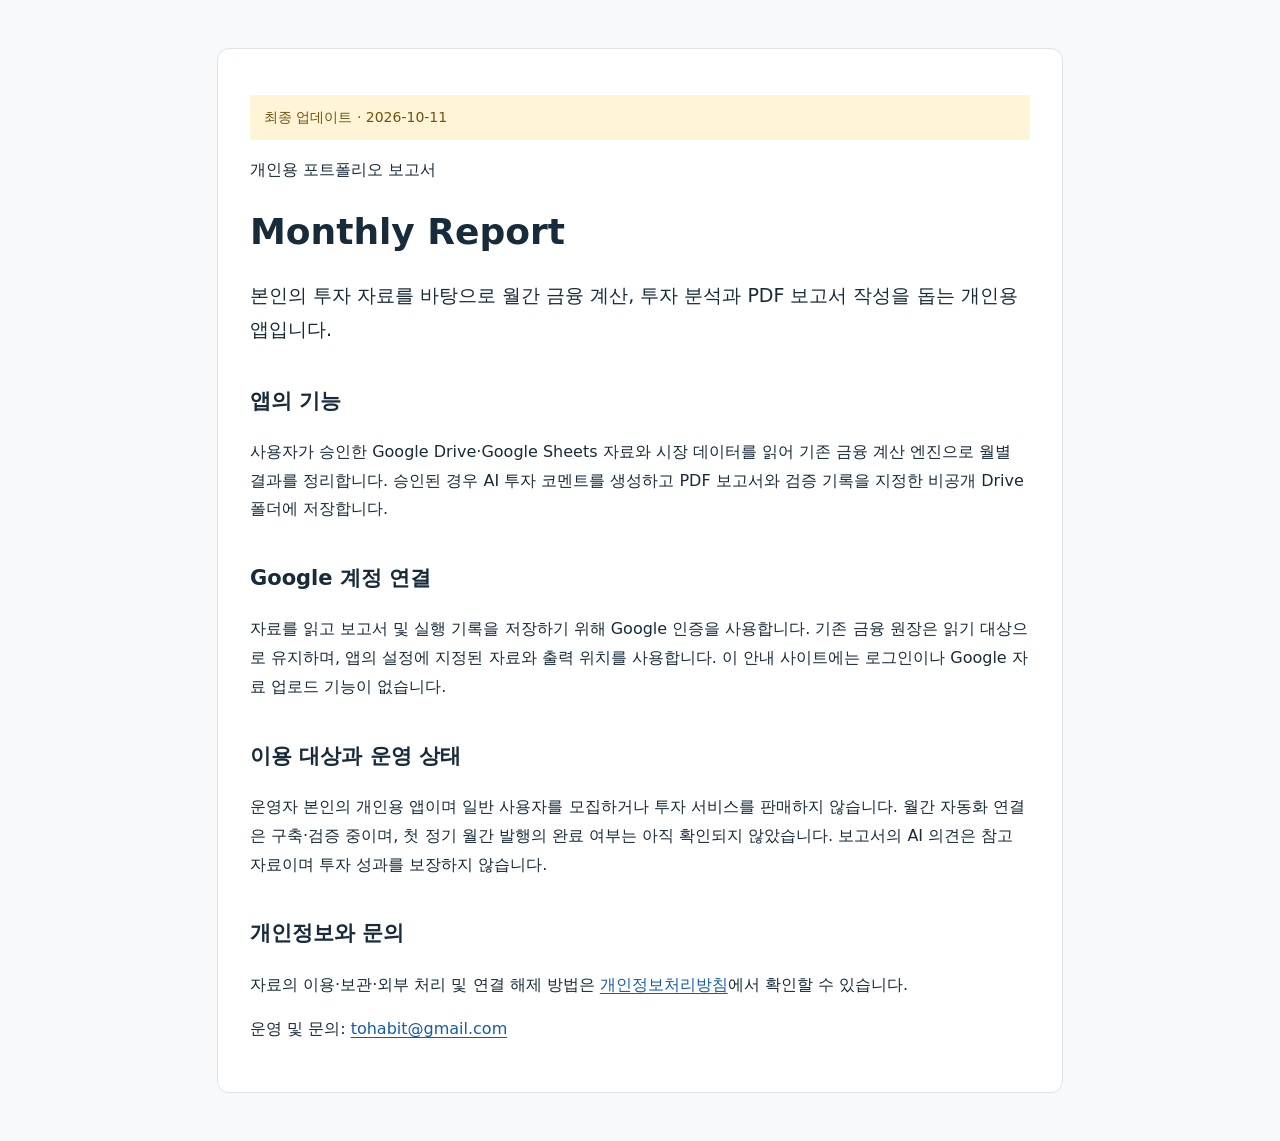
<file: index.html>
<!doctype html>
<html lang="ko"><head><meta charset="utf-8"><meta name="viewport" content="width=device-width,initial-scale=1"><meta name="robots" content="noindex"><title>Monthly Report — 앱 소개</title><link rel="stylesheet" href="style.css"></head><body><main>
<p class="draft">최종 업데이트 · 2026-10-11</p><p>개인용 포트폴리오 보고서</p><h1>Monthly Report</h1><p class="lead">본인의 투자 자료를 바탕으로 월간 금융 계산, 투자 분석과 PDF 보고서 작성을 돕는 개인용 앱입니다.</p>
<h2>앱의 기능</h2><p>사용자가 승인한 Google Drive·Google Sheets 자료와 시장 데이터를 읽어 기존 금융 계산 엔진으로 월별 결과를 정리합니다. 승인된 경우 AI 투자 코멘트를 생성하고 PDF 보고서와 검증 기록을 지정한 비공개 Drive 폴더에 저장합니다.</p>
<h2>Google 계정 연결</h2><p>자료를 읽고 보고서 및 실행 기록을 저장하기 위해 Google 인증을 사용합니다. 기존 금융 원장은 읽기 대상으로 유지하며, 앱의 설정에 지정된 자료와 출력 위치를 사용합니다. 이 안내 사이트에는 로그인이나 Google 자료 업로드 기능이 없습니다.</p>
<h2>이용 대상과 운영 상태</h2><p>운영자 본인의 개인용 앱이며 일반 사용자를 모집하거나 투자 서비스를 판매하지 않습니다. 월간 자동화 연결은 구축·검증 중이며, 첫 정기 월간 발행의 완료 여부는 아직 확인되지 않았습니다. 보고서의 AI 의견은 참고 자료이며 투자 성과를 보장하지 않습니다.</p>
<h2>개인정보와 문의</h2><p>자료의 이용·보관·외부 처리 및 연결 해제 방법은 <a href="privacy.html">개인정보처리방침</a>에서 확인할 수 있습니다.</p><p>운영 및 문의: <a href="mailto:tohabit@gmail.com">tohabit@gmail.com</a></p>
</main></body></html>
</file>
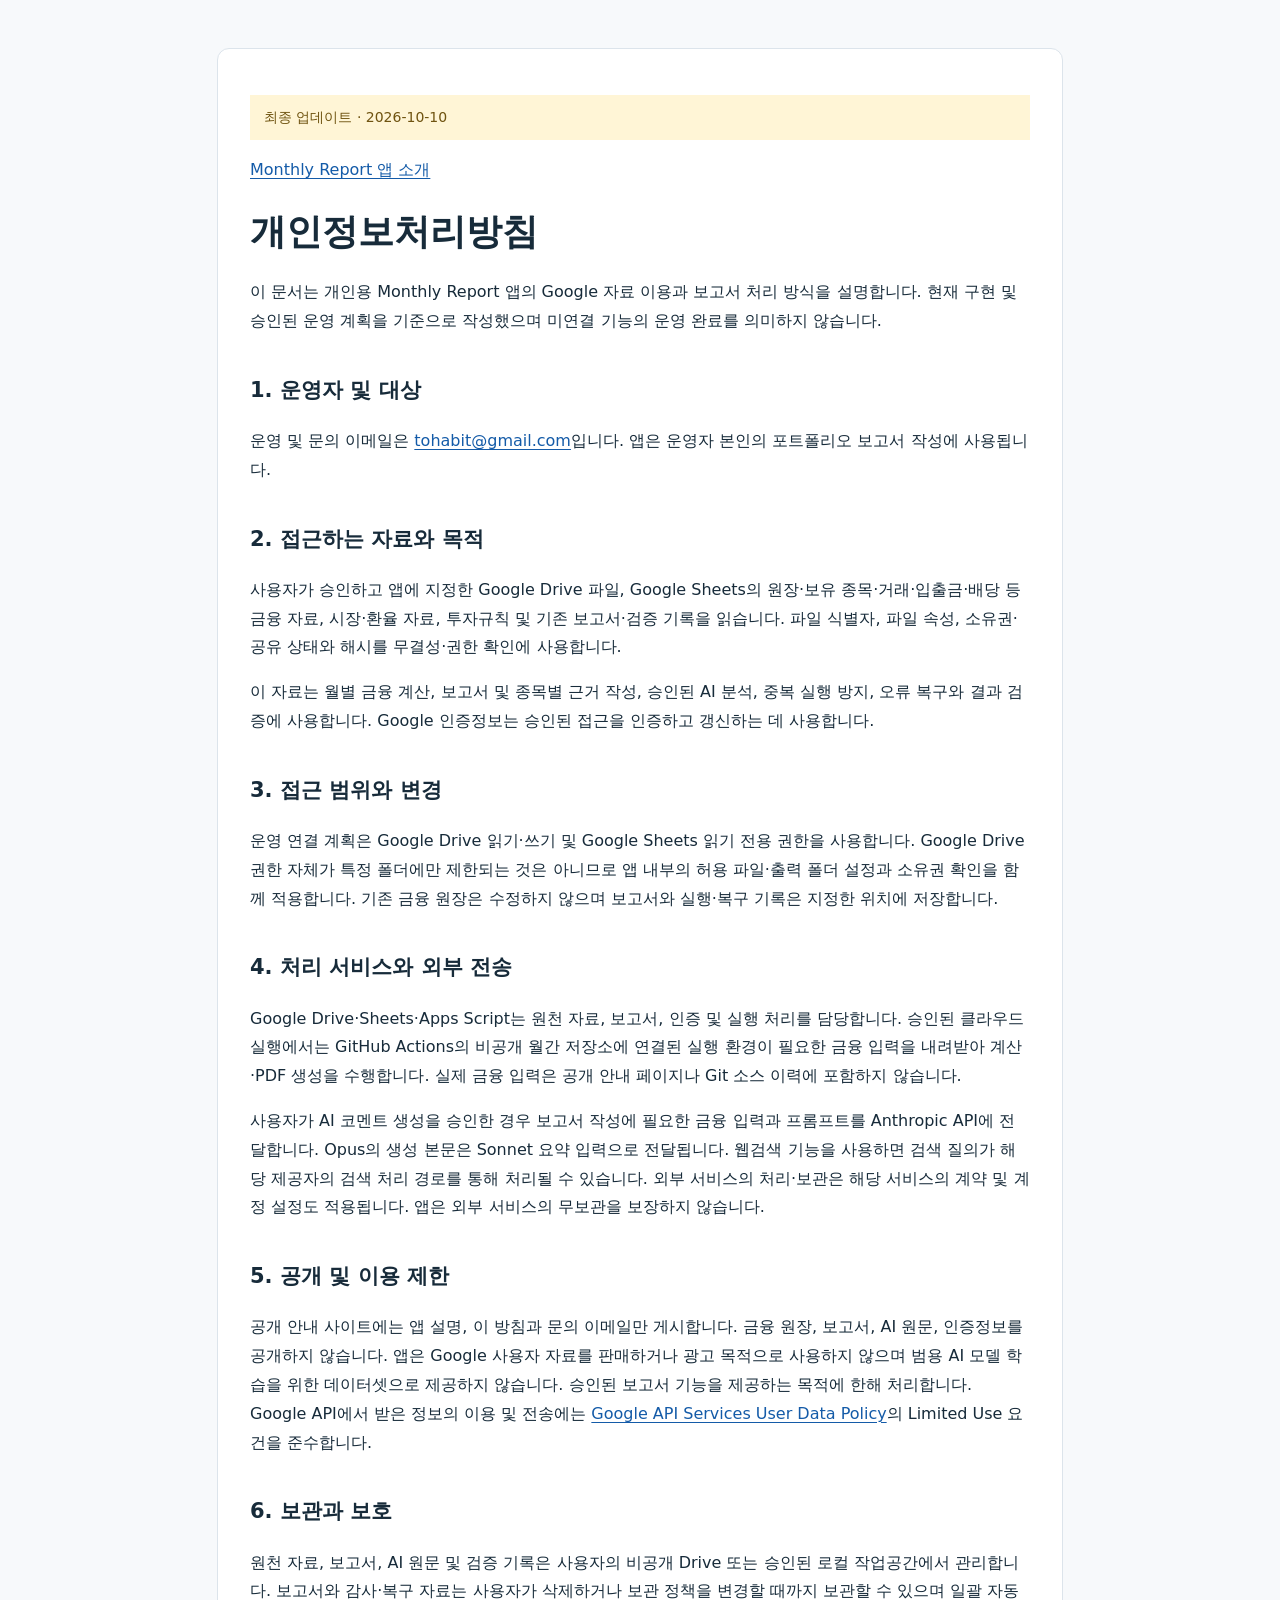
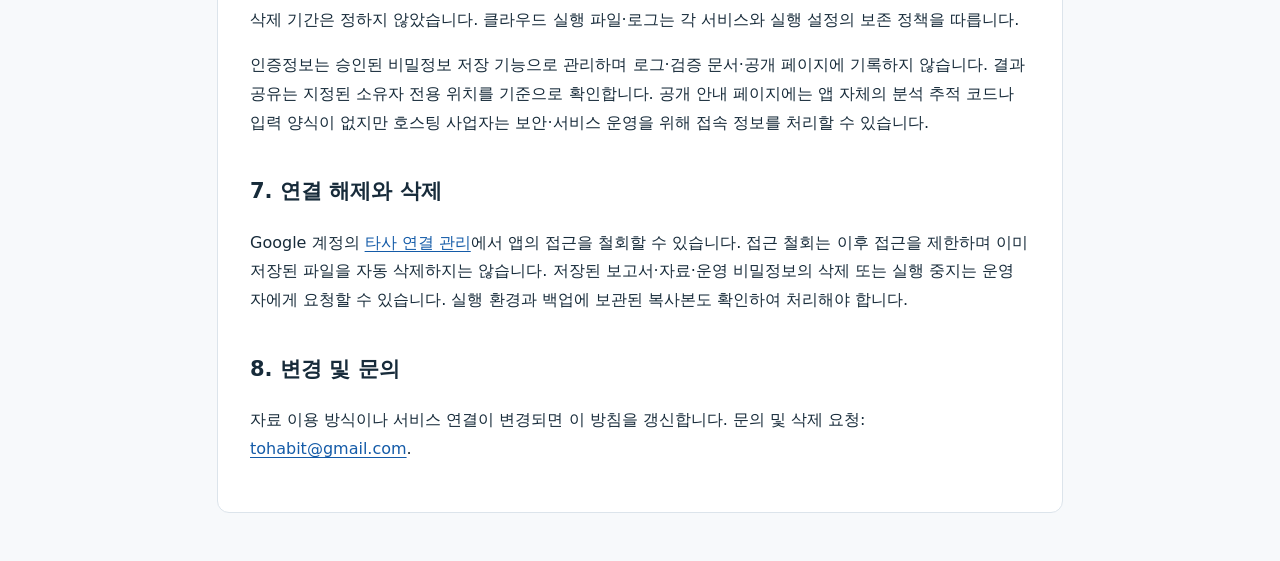
<file: privacy.html>
<!doctype html>
<html lang="ko"><head><meta charset="utf-8"><meta name="viewport" content="width=device-width,initial-scale=1"><meta name="robots" content="noindex"><title>Monthly Report — 개인정보처리방침</title><link rel="stylesheet" href="style.css"></head><body><main>
<p class="draft">최종 업데이트 · 2026-10-10</p><p><a href="index.html">Monthly Report 앱 소개</a></p><h1>개인정보처리방침</h1><p>이 문서는 개인용 Monthly Report 앱의 Google 자료 이용과 보고서 처리 방식을 설명합니다. 현재 구현 및 승인된 운영 계획을 기준으로 작성했으며 미연결 기능의 운영 완료를 의미하지 않습니다.</p>
<h2>1. 운영자 및 대상</h2><p>운영 및 문의 이메일은 <a href="mailto:tohabit@gmail.com">tohabit@gmail.com</a>입니다. 앱은 운영자 본인의 포트폴리오 보고서 작성에 사용됩니다.</p>
<h2>2. 접근하는 자료와 목적</h2><p>사용자가 승인하고 앱에 지정한 Google Drive 파일, Google Sheets의 원장·보유 종목·거래·입출금·배당 등 금융 자료, 시장·환율 자료, 투자규칙 및 기존 보고서·검증 기록을 읽습니다. 파일 식별자, 파일 속성, 소유권·공유 상태와 해시를 무결성·권한 확인에 사용합니다.</p><p>이 자료는 월별 금융 계산, 보고서 및 종목별 근거 작성, 승인된 AI 분석, 중복 실행 방지, 오류 복구와 결과 검증에 사용합니다. Google 인증정보는 승인된 접근을 인증하고 갱신하는 데 사용합니다.</p>
<h2>3. 접근 범위와 변경</h2><p>운영 연결 계획은 Google Drive 읽기·쓰기 및 Google Sheets 읽기 전용 권한을 사용합니다. Google Drive 권한 자체가 특정 폴더에만 제한되는 것은 아니므로 앱 내부의 허용 파일·출력 폴더 설정과 소유권 확인을 함께 적용합니다. 기존 금융 원장은 수정하지 않으며 보고서와 실행·복구 기록은 지정한 위치에 저장합니다.</p>
<h2>4. 처리 서비스와 외부 전송</h2><p>Google Drive·Sheets·Apps Script는 원천 자료, 보고서, 인증 및 실행 처리를 담당합니다. 승인된 클라우드 실행에서는 GitHub Actions의 비공개 월간 저장소에 연결된 실행 환경이 필요한 금융 입력을 내려받아 계산·PDF 생성을 수행합니다. 실제 금융 입력은 공개 안내 페이지나 Git 소스 이력에 포함하지 않습니다.</p><p>사용자가 AI 코멘트 생성을 승인한 경우 보고서 작성에 필요한 금융 입력과 프롬프트를 Anthropic API에 전달합니다. Opus의 생성 본문은 Sonnet 요약 입력으로 전달됩니다. 웹검색 기능을 사용하면 검색 질의가 해당 제공자의 검색 처리 경로를 통해 처리될 수 있습니다. 외부 서비스의 처리·보관은 해당 서비스의 계약 및 계정 설정도 적용됩니다. 앱은 외부 서비스의 무보관을 보장하지 않습니다.</p>
<h2>5. 공개 및 이용 제한</h2><p>공개 안내 사이트에는 앱 설명, 이 방침과 문의 이메일만 게시합니다. 금융 원장, 보고서, AI 원문, 인증정보를 공개하지 않습니다. 앱은 Google 사용자 자료를 판매하거나 광고 목적으로 사용하지 않으며 범용 AI 모델 학습을 위한 데이터셋으로 제공하지 않습니다. 승인된 보고서 기능을 제공하는 목적에 한해 처리합니다. Google API에서 받은 정보의 이용 및 전송에는 <a href="https://developers.google.com/terms/api-services-user-data-policy">Google API Services User Data Policy</a>의 Limited Use 요건을 준수합니다.</p>
<h2>6. 보관과 보호</h2><p>원천 자료, 보고서, AI 원문 및 검증 기록은 사용자의 비공개 Drive 또는 승인된 로컬 작업공간에서 관리합니다. 보고서와 감사·복구 자료는 사용자가 삭제하거나 보관 정책을 변경할 때까지 보관할 수 있으며 일괄 자동 삭제 기간은 정하지 않았습니다. 클라우드 실행 파일·로그는 각 서비스와 실행 설정의 보존 정책을 따릅니다.</p><p>인증정보는 승인된 비밀정보 저장 기능으로 관리하며 로그·검증 문서·공개 페이지에 기록하지 않습니다. 결과 공유는 지정된 소유자 전용 위치를 기준으로 확인합니다. 공개 안내 페이지에는 앱 자체의 분석 추적 코드나 입력 양식이 없지만 호스팅 사업자는 보안·서비스 운영을 위해 접속 정보를 처리할 수 있습니다.</p>
<h2>7. 연결 해제와 삭제</h2><p>Google 계정의 <a href="https://myaccount.google.com/connections">타사 연결 관리</a>에서 앱의 접근을 철회할 수 있습니다. 접근 철회는 이후 접근을 제한하며 이미 저장된 파일을 자동 삭제하지는 않습니다. 저장된 보고서·자료·운영 비밀정보의 삭제 또는 실행 중지는 운영자에게 요청할 수 있습니다. 실행 환경과 백업에 보관된 복사본도 확인하여 처리해야 합니다.</p>
<h2>8. 변경 및 문의</h2><p>자료 이용 방식이나 서비스 연결이 변경되면 이 방침을 갱신합니다. 문의 및 삭제 요청: <a href="mailto:tohabit@gmail.com">tohabit@gmail.com</a>.</p>
</main></body></html>
</file>
<file: style.css>
:root{font-family:system-ui,-apple-system,"Malgun Gothic",sans-serif;color:#172b3a;background:#f7f9fb;line-height:1.8}body{margin:0}main{max-width:780px;margin:48px auto;padding:32px;background:white;border:1px solid #dce4eb;border-radius:12px}h1{font-size:36px;line-height:1.25}h2{font-size:21px;margin-top:36px}a{color:#145ba8;text-underline-offset:3px}.lead{font-size:19px}.draft{padding:10px 14px;background:#fff5d6;color:#6f5310;font-size:14px}@media(max-width:600px){main{margin:0;padding:24px;border:0;border-radius:0}h1{font-size:30px}}
</file>
